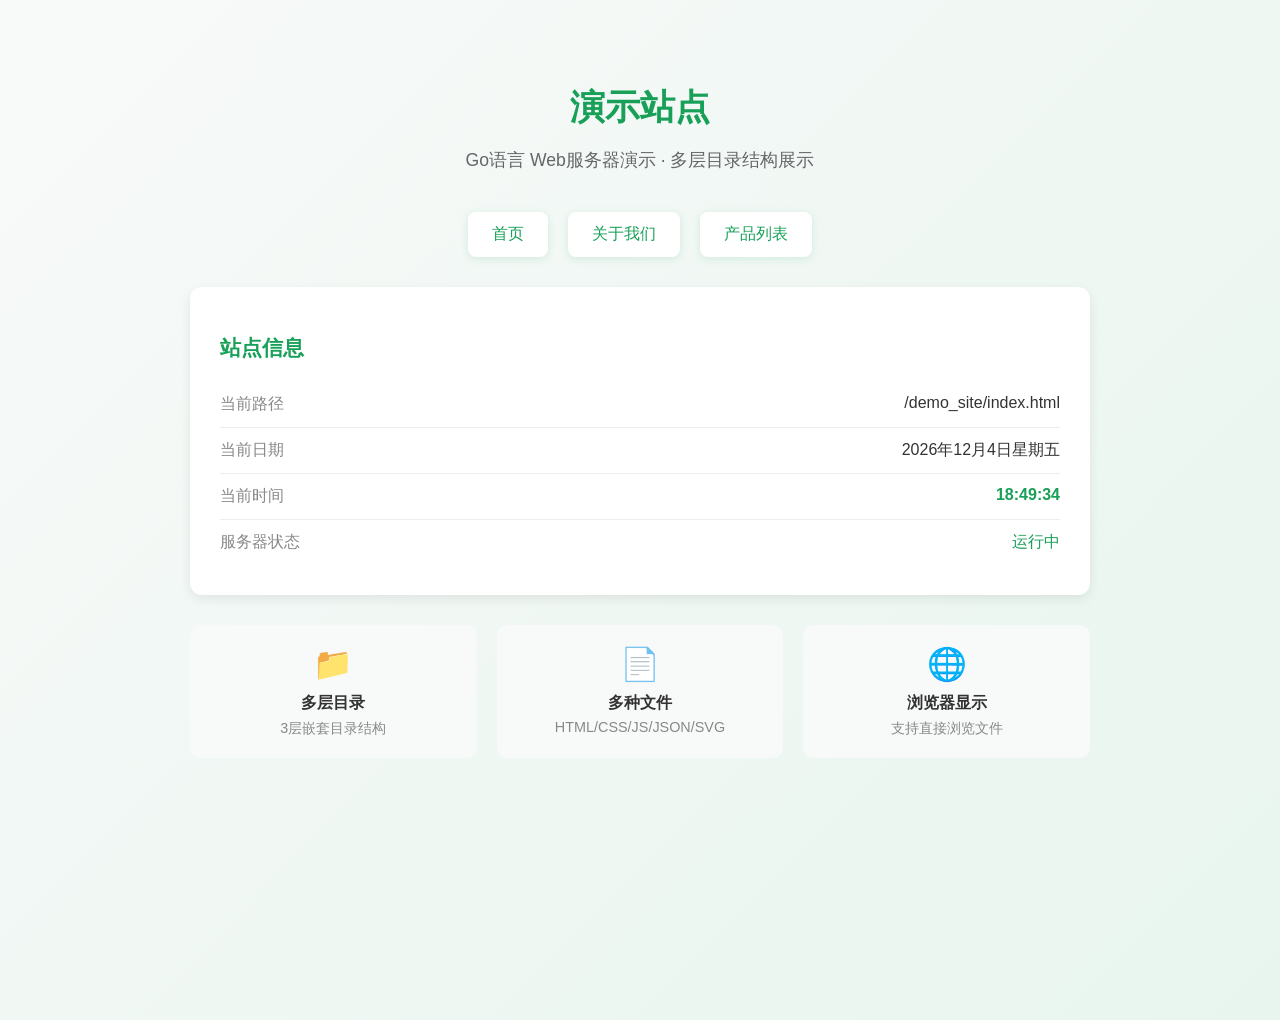
<file: www/demo_site/index.html>
<!DOCTYPE html>
<html lang="zh-CN">
<head>
    <meta charset="UTF-8">
    <title>演示站点首页</title>
    <style>
        body {
            font-family: -apple-system, BlinkMacSystemFont, 'Segoe UI', Roboto, Arial, sans-serif;
            max-width: 900px;
            margin: 40px auto;
            padding: 20px;
            background: linear-gradient(135deg, #f8faf9 0%, #e8f5ee 100%);
            min-height: 100vh;
        }
        .header {
            text-align: center;
            margin-bottom: 40px;
        }
        h1 {
            color: #18A058;
            font-size: 2.2em;
            margin-bottom: 10px;
        }
        .subtitle {
            color: #666;
            font-size: 1.1em;
        }
        .nav {
            display: flex;
            justify-content: center;
            gap: 20px;
            margin: 30px 0;
            flex-wrap: wrap;
        }
        .nav a {
            display: inline-block;
            padding: 12px 24px;
            background: #fff;
            color: #18A058;
            text-decoration: none;
            border-radius: 8px;
            box-shadow: 0 2px 8px rgba(24, 160, 88, 0.15);
            transition: all 0.2s;
            font-weight: 500;
        }
        .nav a:hover {
            transform: translateY(-2px);
            box-shadow: 0 4px 16px rgba(24, 160, 88, 0.25);
        }
        .info {
            background: #fff;
            padding: 30px;
            border-radius: 12px;
            box-shadow: 0 4px 12px rgba(0,0,0,0.08);
        }
        .info h2 {
            color: #18A058;
            margin-bottom: 20px;
            font-size: 1.3em;
        }
        .info-row {
            display: flex;
            justify-content: space-between;
            padding: 12px 0;
            border-bottom: 1px solid #eee;
        }
        .info-row:last-child {
            border-bottom: none;
        }
        .info-label {
            color: #888;
        }
        .info-value {
            color: #333;
            font-weight: 500;
        }
        .time-value {
            color: #18A058;
            font-weight: 600;
        }
        .features {
            display: grid;
            grid-template-columns: repeat(3, 1fr);
            gap: 20px;
            margin-top: 30px;
        }
        .feature {
            background: #f8faf9;
            padding: 20px;
            border-radius: 10px;
            text-align: center;
        }
        .feature-icon {
            font-size: 2em;
            margin-bottom: 10px;
        }
        .feature-title {
            color: #333;
            font-weight: 600;
            margin-bottom: 5px;
        }
        .feature-desc {
            color: #888;
            font-size: 0.9em;
        }
    </style>
</head>
<body>
    <div class="header">
        <h1>演示站点</h1>
        <p class="subtitle">Go语言 Web服务器演示 · 多层目录结构展示</p>
    </div>

    <div class="nav">
        <a href="index.html">首页</a>
        <a href="about.html">关于我们</a>
        <a href="products/index.html">产品列表</a>
    </div>

    <div class="info">
        <h2>站点信息</h2>
        <div class="info-row">
            <span class="info-label">当前路径</span>
            <span class="info-value">/demo_site/index.html</span>
        </div>
        <div class="info-row">
            <span class="info-label">当前日期</span>
            <span class="info-value" id="current-date">加载中...</span>
        </div>
        <div class="info-row">
            <span class="info-label">当前时间</span>
            <span class="info-value time-value" id="current-time">加载中...</span>
        </div>
        <div class="info-row">
            <span class="info-label">服务器状态</span>
            <span class="info-value" style="color: #18A058;">运行中</span>
        </div>
    </div>

    <div class="features">
        <div class="feature">
            <div class="feature-icon">📁</div>
            <div class="feature-title">多层目录</div>
            <div class="feature-desc">3层嵌套目录结构</div>
        </div>
        <div class="feature">
            <div class="feature-icon">📄</div>
            <div class="feature-title">多种文件</div>
            <div class="feature-desc">HTML/CSS/JS/JSON/SVG</div>
        </div>
        <div class="feature">
            <div class="feature-icon">🌐</div>
            <div class="feature-title">浏览器显示</div>
            <div class="feature-desc">支持直接浏览文件</div>
        </div>
    </div>

    <script>
        function updateTime() {
            const now = new Date();
            const dateStr = now.toLocaleDateString('zh-CN', {
                year: 'numeric',
                month: 'long',
                day: 'numeric',
                weekday: 'long'
            });
            const timeStr = now.toLocaleTimeString('zh-CN', {
                hour: '2-digit',
                minute: '2-digit',
                second: '2-digit'
            });
            document.getElementById('current-date').textContent = dateStr;
            document.getElementById('current-time').textContent = timeStr;
        }
        updateTime();
        setInterval(updateTime, 1000);
    </script>
</body>
</html>
</file>
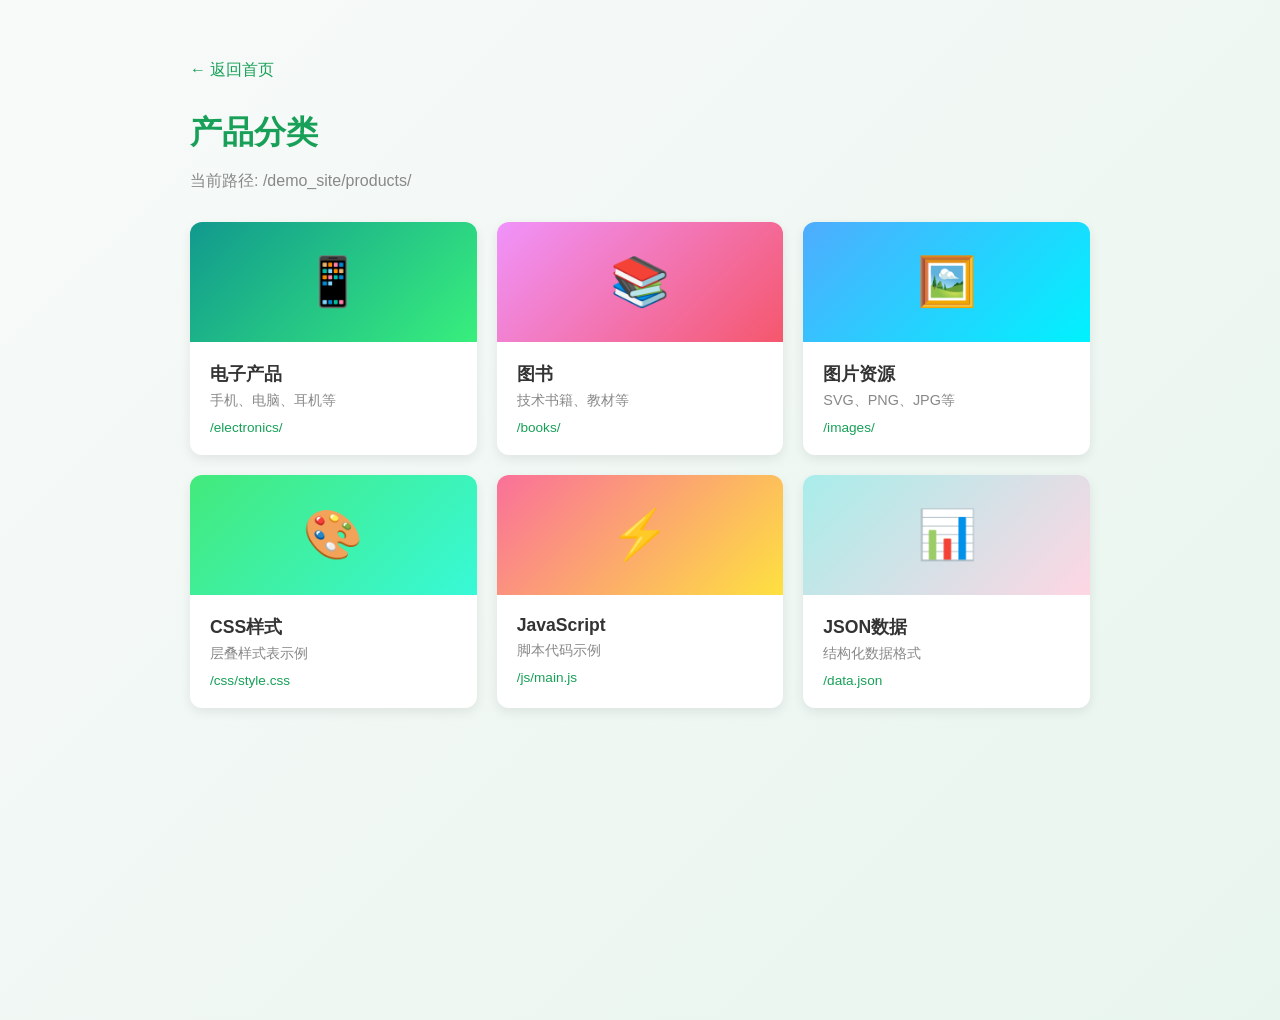
<file: www/demo_site/products/index.html>
<!DOCTYPE html>
<html lang="zh-CN">
<head>
    <meta charset="UTF-8">
    <title>产品列表</title>
    <style>
        body {
            font-family: -apple-system, BlinkMacSystemFont, 'Segoe UI', Roboto, Arial, sans-serif;
            max-width: 900px;
            margin: 40px auto;
            padding: 20px;
            background: linear-gradient(135deg, #f8faf9 0%, #e8f5ee 100%);
            min-height: 100vh;
        }
        .back {
            margin-bottom: 30px;
        }
        .back a {
            color: #18A058;
            text-decoration: none;
            font-weight: 500;
        }
        .back a:hover {
            text-decoration: underline;
        }
        h1 {
            color: #18A058;
            margin-bottom: 10px;
        }
        .subtitle {
            color: #888;
            margin-bottom: 30px;
        }
        .products-grid {
            display: grid;
            grid-template-columns: repeat(3, 1fr);
            gap: 20px;
        }
        .product-card {
            background: #fff;
            border-radius: 12px;
            overflow: hidden;
            box-shadow: 0 4px 12px rgba(0,0,0,0.08);
            transition: transform 0.2s, box-shadow 0.2s;
            text-decoration: none;
            display: block;
        }
        .product-card:hover {
            transform: translateY(-4px);
            box-shadow: 0 8px 24px rgba(0,0,0,0.12);
        }
        .product-icon {
            height: 120px;
            display: flex;
            align-items: center;
            justify-content: center;
            font-size: 3em;
        }
        .product-icon.electronics { background: linear-gradient(135deg, #11998e 0%, #38ef7d 100%); }
        .product-icon.books { background: linear-gradient(135deg, #f093fb 0%, #f5576c 100%); }
        .product-icon.images { background: linear-gradient(135deg, #4facfe 0%, #00f2fe 100%); }
        .product-icon.css { background: linear-gradient(135deg, #43e97b 0%, #38f9d7 100%); }
        .product-icon.js { background: linear-gradient(135deg, #fa709a 0%, #fee140 100%); }
        .product-icon.data { background: linear-gradient(135deg, #a8edea 0%, #fed6e3 100%); }
        .product-info {
            padding: 20px;
        }
        .product-name {
            color: #333;
            font-size: 1.1em;
            font-weight: 600;
            margin-bottom: 5px;
        }
        .product-desc {
            color: #888;
            font-size: 0.9em;
        }
        .product-path {
            color: #18A058;
            font-size: 0.85em;
            margin-top: 10px;
        }
    </style>
</head>
<body>
    <div class="back">
        <a href="../index.html">← 返回首页</a>
    </div>

    <h1>产品分类</h1>
    <p class="subtitle">当前路径: /demo_site/products/</p>

    <div class="products-grid">
        <a href="electronics/index.html" class="product-card">
            <div class="product-icon electronics">📱</div>
            <div class="product-info">
                <div class="product-name">电子产品</div>
                <div class="product-desc">手机、电脑、耳机等</div>
                <div class="product-path">/electronics/</div>
            </div>
        </a>

        <a href="books/index.html" class="product-card">
            <div class="product-icon books">📚</div>
            <div class="product-info">
                <div class="product-name">图书</div>
                <div class="product-desc">技术书籍、教材等</div>
                <div class="product-path">/books/</div>
            </div>
        </a>

        <a href="images/index.html" class="product-card">
            <div class="product-icon images">🖼️</div>
            <div class="product-info">
                <div class="product-name">图片资源</div>
                <div class="product-desc">SVG、PNG、JPG等</div>
                <div class="product-path">/images/</div>
            </div>
        </a>

        <a href="css/style.css" class="product-card">
            <div class="product-icon css">🎨</div>
            <div class="product-info">
                <div class="product-name">CSS样式</div>
                <div class="product-desc">层叠样式表示例</div>
                <div class="product-path">/css/style.css</div>
            </div>
        </a>

        <a href="js/main.js" class="product-card">
            <div class="product-icon js">⚡</div>
            <div class="product-info">
                <div class="product-name">JavaScript</div>
                <div class="product-desc">脚本代码示例</div>
                <div class="product-path">/js/main.js</div>
            </div>
        </a>

        <a href="data.json" class="product-card">
            <div class="product-icon data">📊</div>
            <div class="product-info">
                <div class="product-name">JSON数据</div>
                <div class="product-desc">结构化数据格式</div>
                <div class="product-path">/data.json</div>
            </div>
        </a>
    </div>
</body>
</html>
</file>
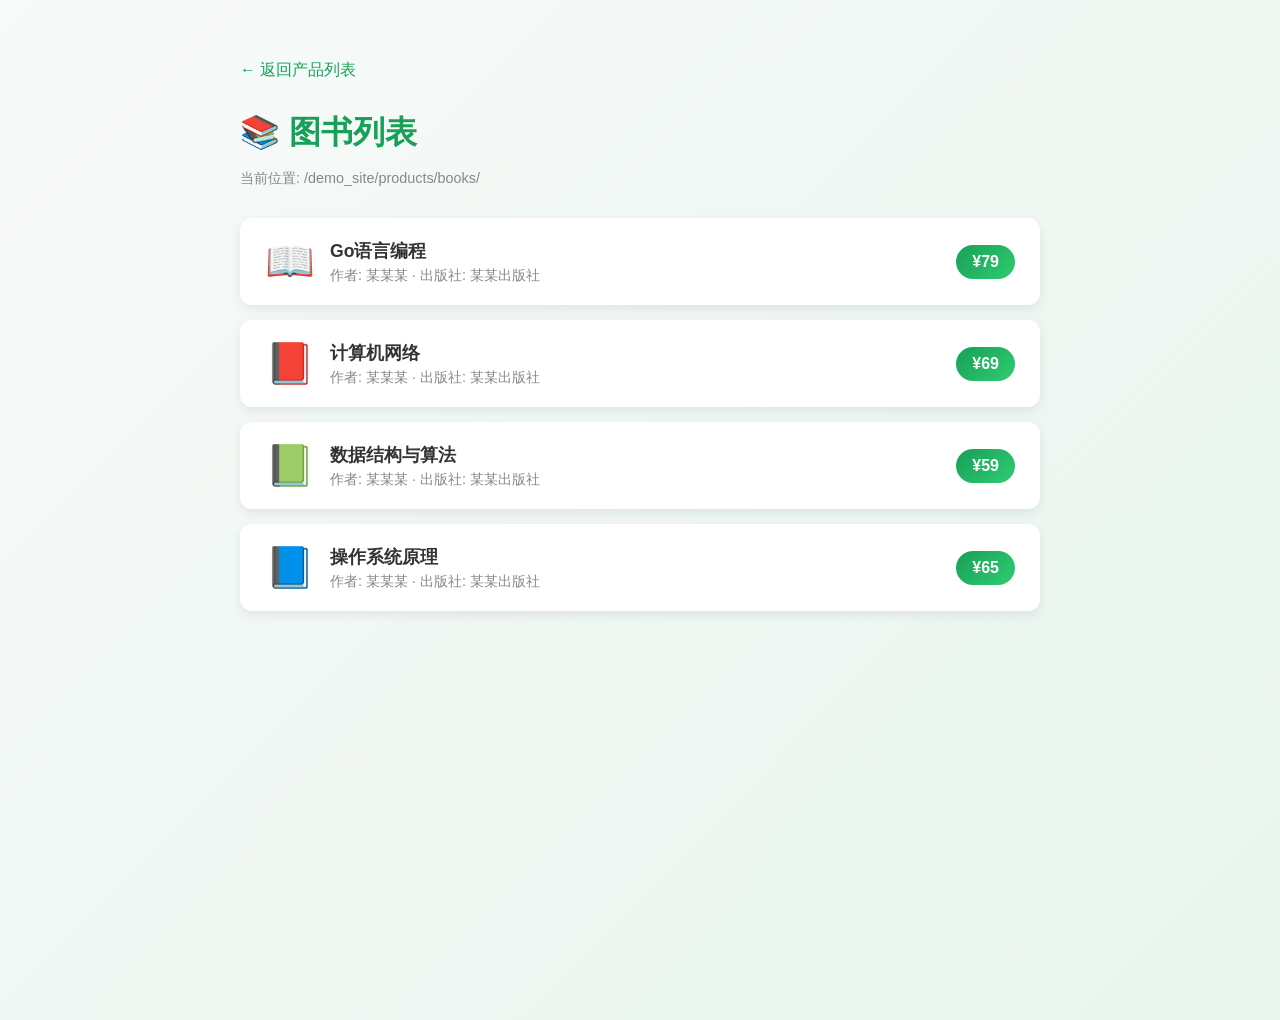
<file: www/demo_site/products/books/index.html>
<!DOCTYPE html>
<html lang="zh-CN">
<head>
    <meta charset="UTF-8">
    <title>图书列表</title>
    <style>
        body {
            font-family: -apple-system, BlinkMacSystemFont, 'Segoe UI', Roboto, Arial, sans-serif;
            max-width: 800px;
            margin: 40px auto;
            padding: 20px;
            background: linear-gradient(135deg, #f8faf9 0%, #e8f5ee 100%);
            min-height: 100vh;
        }
        .back {
            margin-bottom: 30px;
        }
        .back a {
            color: #18A058;
            text-decoration: none;
            font-weight: 500;
        }
        .back a:hover {
            text-decoration: underline;
        }
        h1 {
            color: #18A058;
            margin-bottom: 10px;
        }
        .breadcrumb {
            color: #888;
            margin-bottom: 30px;
            font-size: 0.9em;
        }
        .book-list {
            display: flex;
            flex-direction: column;
            gap: 15px;
        }
        .book-card {
            background: #fff;
            border-radius: 12px;
            padding: 20px 25px;
            box-shadow: 0 4px 12px rgba(0,0,0,0.08);
            display: flex;
            justify-content: space-between;
            align-items: center;
            transition: transform 0.2s, box-shadow 0.2s;
        }
        .book-card:hover {
            transform: translateX(5px);
            box-shadow: 0 6px 20px rgba(0,0,0,0.1);
        }
        .book-info {
            display: flex;
            align-items: center;
            gap: 15px;
        }
        .book-icon {
            font-size: 2.5em;
        }
        .book-title {
            color: #333;
            font-weight: 600;
            font-size: 1.1em;
        }
        .book-author {
            color: #888;
            font-size: 0.9em;
            margin-top: 3px;
        }
        .book-price {
            background: linear-gradient(135deg, #18A058 0%, #2ecc71 100%);
            color: #fff;
            padding: 8px 16px;
            border-radius: 20px;
            font-weight: 700;
        }
    </style>
</head>
<body>
    <div class="back">
        <a href="../index.html">← 返回产品列表</a>
    </div>

    <h1>📚 图书列表</h1>
    <p class="breadcrumb">当前位置: /demo_site/products/books/</p>

    <div class="book-list">
        <div class="book-card">
            <div class="book-info">
                <span class="book-icon">📖</span>
                <div>
                    <div class="book-title">Go语言编程</div>
                    <div class="book-author">作者: 某某某 · 出版社: 某某出版社</div>
                </div>
            </div>
            <span class="book-price">¥79</span>
        </div>

        <div class="book-card">
            <div class="book-info">
                <span class="book-icon">📕</span>
                <div>
                    <div class="book-title">计算机网络</div>
                    <div class="book-author">作者: 某某某 · 出版社: 某某出版社</div>
                </div>
            </div>
            <span class="book-price">¥69</span>
        </div>

        <div class="book-card">
            <div class="book-info">
                <span class="book-icon">📗</span>
                <div>
                    <div class="book-title">数据结构与算法</div>
                    <div class="book-author">作者: 某某某 · 出版社: 某某出版社</div>
                </div>
            </div>
            <span class="book-price">¥59</span>
        </div>

        <div class="book-card">
            <div class="book-info">
                <span class="book-icon">📘</span>
                <div>
                    <div class="book-title">操作系统原理</div>
                    <div class="book-author">作者: 某某某 · 出版社: 某某出版社</div>
                </div>
            </div>
            <span class="book-price">¥65</span>
        </div>
    </div>
</body>
</html>
</file>
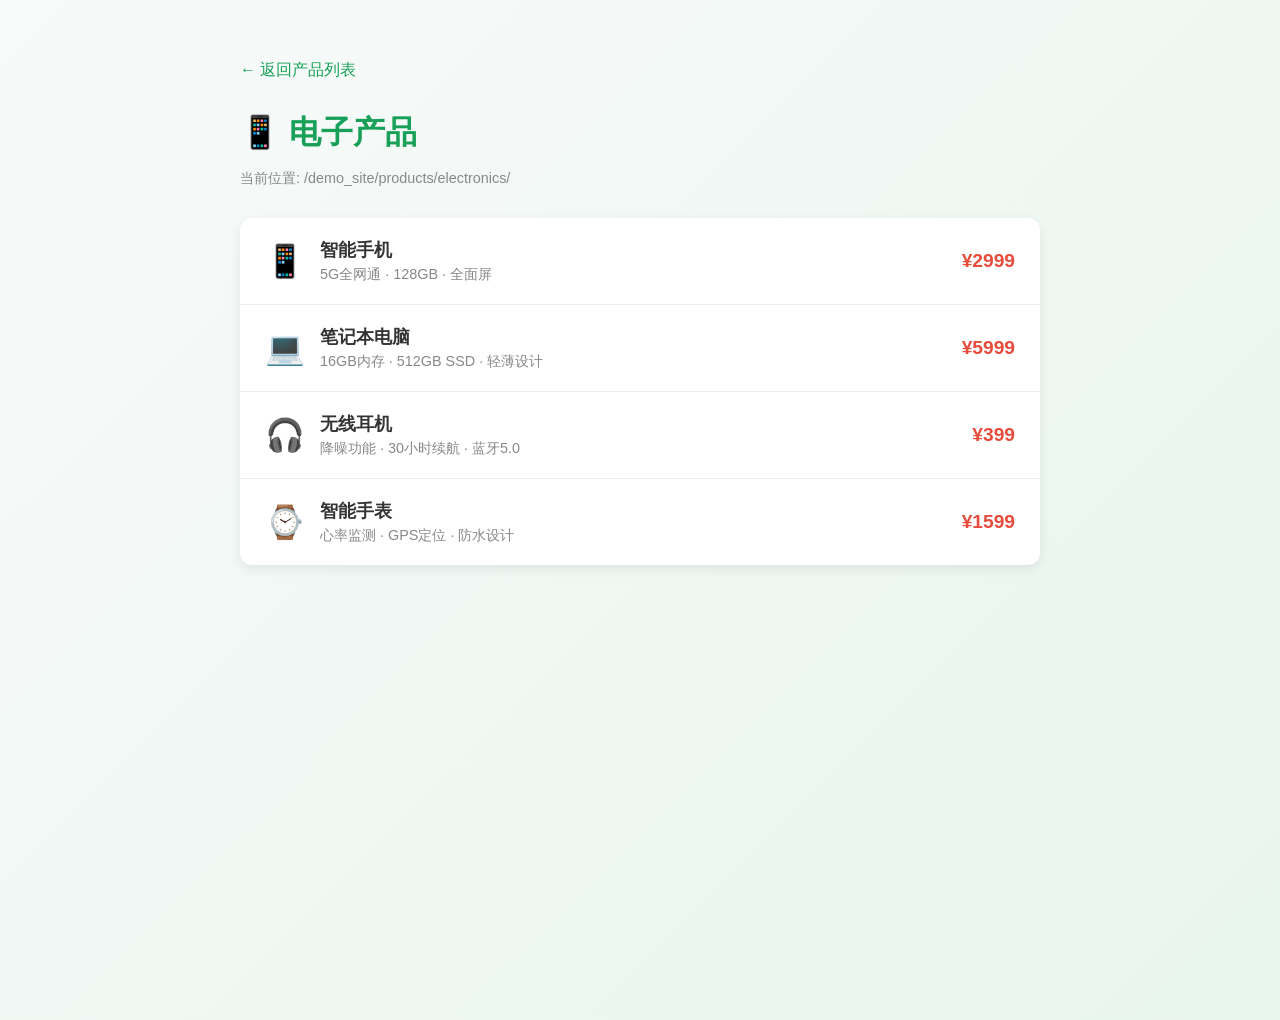
<file: www/demo_site/products/electronics/index.html>
<!DOCTYPE html>
<html lang="zh-CN">
<head>
    <meta charset="UTF-8">
    <title>电子产品</title>
    <style>
        body {
            font-family: -apple-system, BlinkMacSystemFont, 'Segoe UI', Roboto, Arial, sans-serif;
            max-width: 800px;
            margin: 40px auto;
            padding: 20px;
            background: linear-gradient(135deg, #f8faf9 0%, #e8f5ee 100%);
            min-height: 100vh;
        }
        .back {
            margin-bottom: 30px;
        }
        .back a {
            color: #18A058;
            text-decoration: none;
            font-weight: 500;
        }
        .back a:hover {
            text-decoration: underline;
        }
        h1 {
            color: #18A058;
            margin-bottom: 10px;
        }
        .breadcrumb {
            color: #888;
            margin-bottom: 30px;
            font-size: 0.9em;
        }
        .product-list {
            background: #fff;
            border-radius: 12px;
            overflow: hidden;
            box-shadow: 0 4px 12px rgba(0,0,0,0.08);
        }
        .product-item {
            display: flex;
            justify-content: space-between;
            align-items: center;
            padding: 20px 25px;
            border-bottom: 1px solid #eee;
            transition: background 0.2s;
        }
        .product-item:last-child {
            border-bottom: none;
        }
        .product-item:hover {
            background: #f8faf9;
        }
        .product-left {
            display: flex;
            align-items: center;
            gap: 15px;
        }
        .product-emoji {
            font-size: 2em;
        }
        .product-name {
            color: #333;
            font-weight: 600;
            font-size: 1.1em;
        }
        .product-desc {
            color: #888;
            font-size: 0.9em;
            margin-top: 3px;
        }
        .product-price {
            color: #e74c3c;
            font-weight: 700;
            font-size: 1.2em;
        }
    </style>
</head>
<body>
    <div class="back">
        <a href="../index.html">← 返回产品列表</a>
    </div>

    <h1>📱 电子产品</h1>
    <p class="breadcrumb">当前位置: /demo_site/products/electronics/</p>

    <div class="product-list">
        <div class="product-item">
            <div class="product-left">
                <span class="product-emoji">📱</span>
                <div>
                    <div class="product-name">智能手机</div>
                    <div class="product-desc">5G全网通 · 128GB · 全面屏</div>
                </div>
            </div>
            <span class="product-price">¥2999</span>
        </div>

        <div class="product-item">
            <div class="product-left">
                <span class="product-emoji">💻</span>
                <div>
                    <div class="product-name">笔记本电脑</div>
                    <div class="product-desc">16GB内存 · 512GB SSD · 轻薄设计</div>
                </div>
            </div>
            <span class="product-price">¥5999</span>
        </div>

        <div class="product-item">
            <div class="product-left">
                <span class="product-emoji">🎧</span>
                <div>
                    <div class="product-name">无线耳机</div>
                    <div class="product-desc">降噪功能 · 30小时续航 · 蓝牙5.0</div>
                </div>
            </div>
            <span class="product-price">¥399</span>
        </div>

        <div class="product-item">
            <div class="product-left">
                <span class="product-emoji">⌚</span>
                <div>
                    <div class="product-name">智能手表</div>
                    <div class="product-desc">心率监测 · GPS定位 · 防水设计</div>
                </div>
            </div>
            <span class="product-price">¥1599</span>
        </div>
    </div>
</body>
</html>
</file>
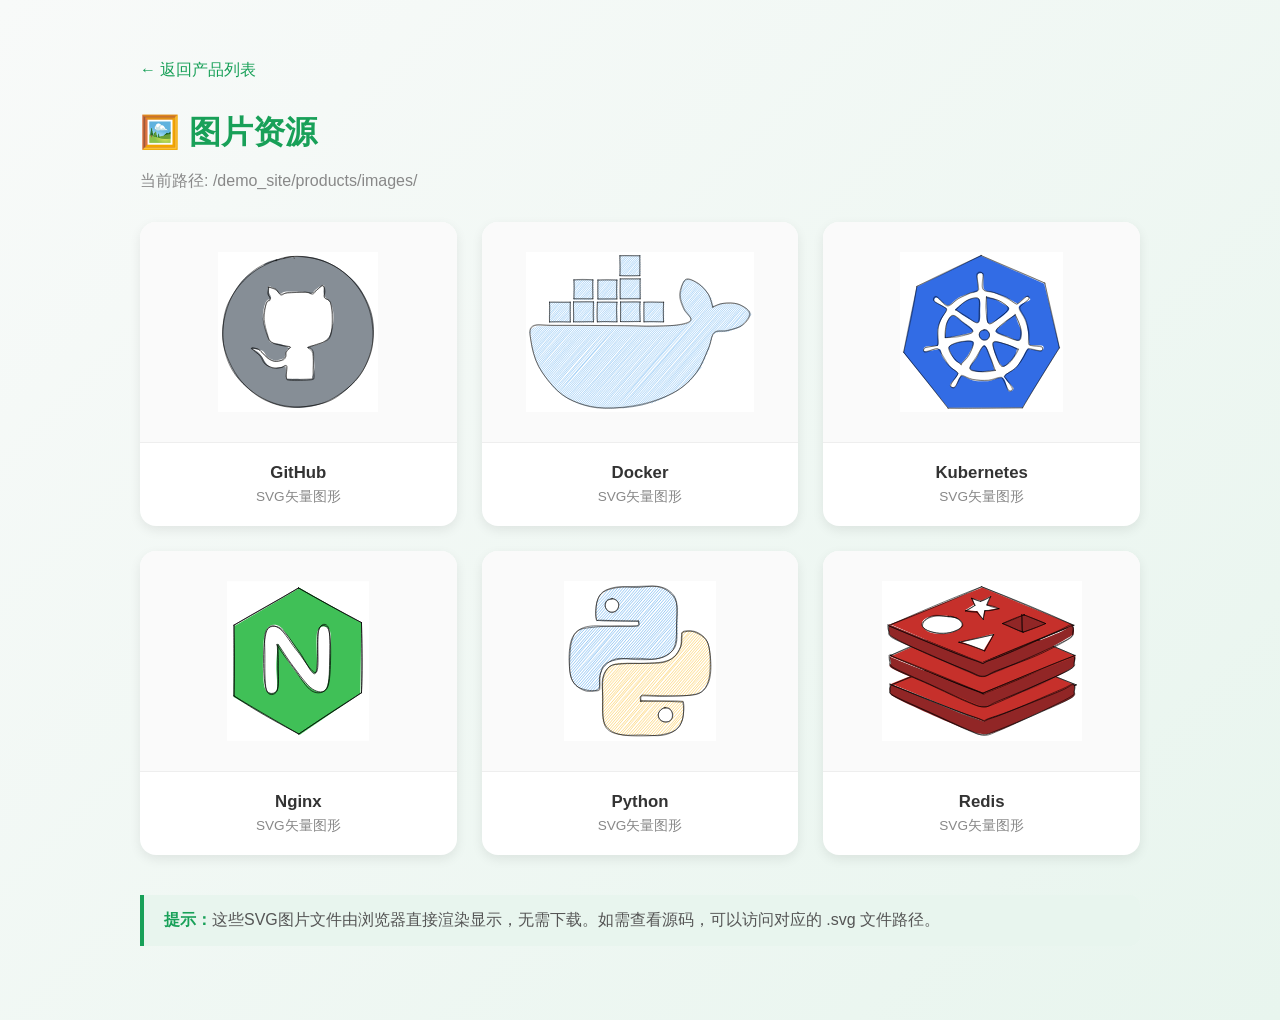
<file: www/demo_site/products/images/index.html>
<!DOCTYPE html>
<html lang="zh-CN">
<head>
    <meta charset="UTF-8">
    <title>图片资源</title>
    <style>
        body {
            font-family: -apple-system, BlinkMacSystemFont, 'Segoe UI', Roboto, Arial, sans-serif;
            max-width: 1000px;
            margin: 40px auto;
            padding: 20px;
            background: linear-gradient(135deg, #f8faf9 0%, #e8f5ee 100%);
            min-height: 100vh;
        }
        .back {
            margin-bottom: 30px;
        }
        .back a {
            color: #18A058;
            text-decoration: none;
            font-weight: 500;
        }
        .back a:hover {
            text-decoration: underline;
        }
        h1 {
            color: #18A058;
            margin-bottom: 10px;
        }
        .subtitle {
            color: #888;
            margin-bottom: 30px;
        }
        .gallery {
            display: grid;
            grid-template-columns: repeat(3, 1fr);
            gap: 25px;
        }
        .img-card {
            background: #fff;
            border-radius: 16px;
            overflow: hidden;
            box-shadow: 0 4px 12px rgba(0,0,0,0.08);
            transition: transform 0.3s, box-shadow 0.3s;
        }
        .img-card:hover {
            transform: translateY(-6px);
            box-shadow: 0 12px 32px rgba(0,0,0,0.15);
        }
        .img-preview {
            height: 160px;
            background: #fafafa;
            display: flex;
            align-items: center;
            justify-content: center;
            padding: 30px;
            border-bottom: 1px solid #eee;
        }
        .img-preview img {
            max-width: 100%;
            max-height: 100%;
            object-fit: contain;
        }
        .img-info {
            padding: 20px;
            text-align: center;
        }
        .img-name {
            font-weight: 600;
            color: #333;
            font-size: 1.05em;
        }
        .img-type {
            font-size: 0.85em;
            color: #888;
            margin-top: 5px;
        }
        .tip {
            background: #e8f5ee;
            border-left: 4px solid #18A058;
            padding: 15px 20px;
            margin-top: 40px;
            border-radius: 0 10px 10px 0;
            color: #555;
        }
        .tip strong {
            color: #18A058;
        }
    </style>
</head>
<body>
    <div class="back">
        <a href="../index.html">← 返回产品列表</a>
    </div>

    <h1>🖼️ 图片资源</h1>
    <p class="subtitle">当前路径: /demo_site/products/images/</p>

    <div class="gallery">
        <!-- GitHub -->
        <div class="img-card">
            <div class="img-preview">
                <img src="github.svg" alt="GitHub">
            </div>
            <div class="img-info">
                <div class="img-name">GitHub</div>
                <div class="img-type">SVG矢量图形</div>
            </div>
        </div>

        <!-- Docker -->
        <div class="img-card">
            <div class="img-preview">
                <img src="docker.svg" alt="Docker">
            </div>
            <div class="img-info">
                <div class="img-name">Docker</div>
                <div class="img-type">SVG矢量图形</div>
            </div>
        </div>

        <!-- Kubernetes -->
        <div class="img-card">
            <div class="img-preview">
                <img src="kubernetes.svg" alt="Kubernetes">
            </div>
            <div class="img-info">
                <div class="img-name">Kubernetes</div>
                <div class="img-type">SVG矢量图形</div>
            </div>
        </div>

        <!-- Nginx -->
        <div class="img-card">
            <div class="img-preview">
                <img src="nginx.svg" alt="Nginx">
            </div>
            <div class="img-info">
                <div class="img-name">Nginx</div>
                <div class="img-type">SVG矢量图形</div>
            </div>
        </div>

        <!-- Python -->
        <div class="img-card">
            <div class="img-preview">
                <img src="python.svg" alt="Python">
            </div>
            <div class="img-info">
                <div class="img-name">Python</div>
                <div class="img-type">SVG矢量图形</div>
            </div>
        </div>

        <!-- Redis -->
        <div class="img-card">
            <div class="img-preview">
                <img src="redis.svg" alt="Redis">
            </div>
            <div class="img-info">
                <div class="img-name">Redis</div>
                <div class="img-type">SVG矢量图形</div>
            </div>
        </div>
    </div>

    <div class="tip">
        <strong>提示：</strong>这些SVG图片文件由浏览器直接渲染显示，无需下载。如需查看源码，可以访问对应的 .svg 文件路径。
    </div>
</body>
</html>
</file>
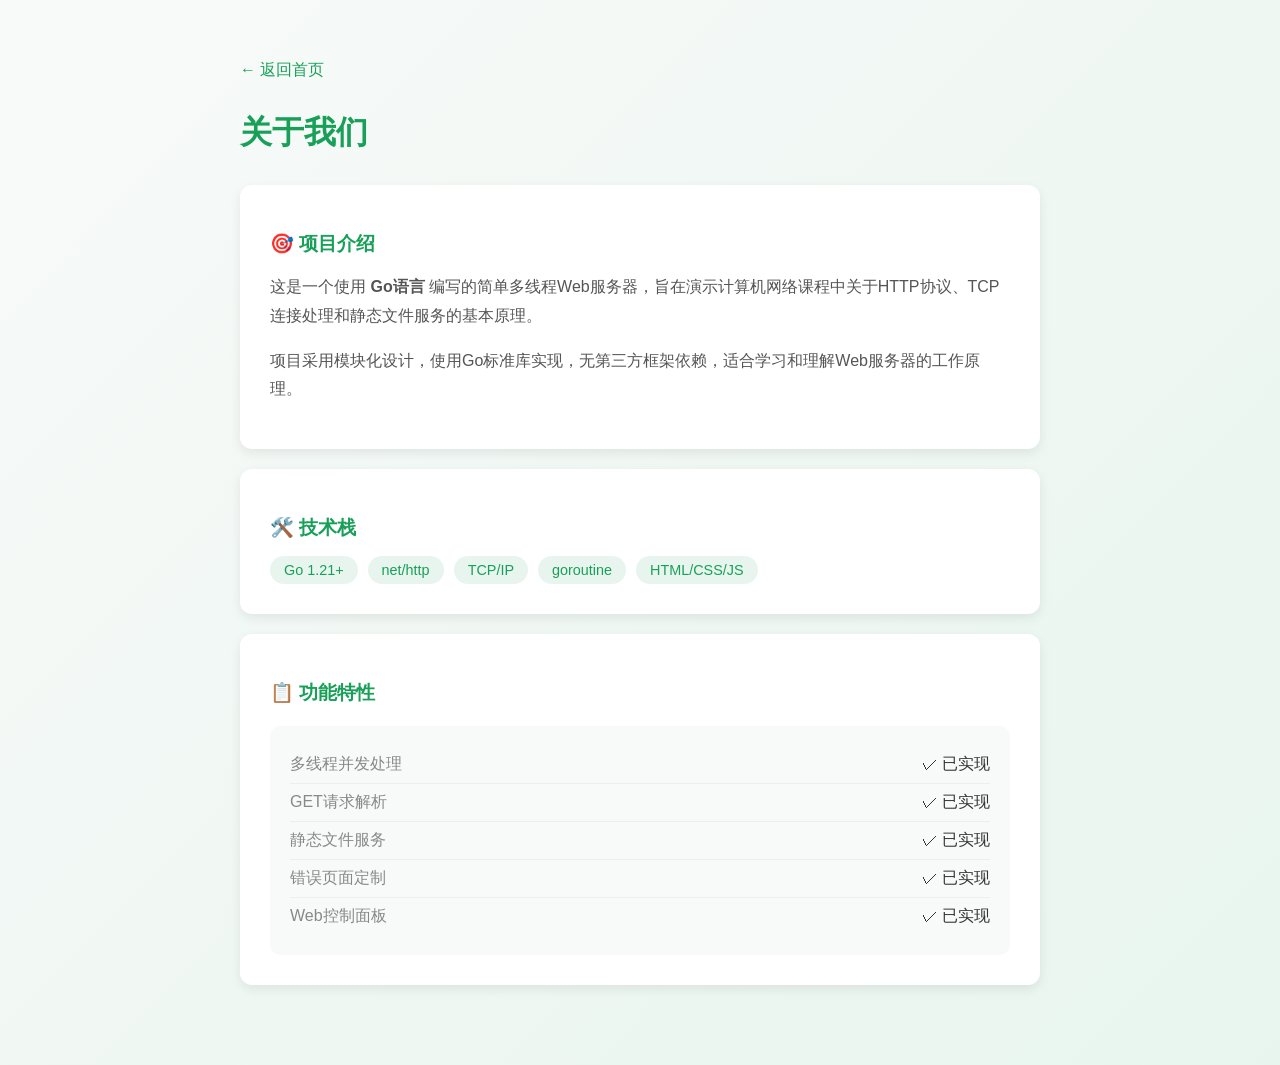
<file: www/demo_site/about.html>
<!DOCTYPE html>
<html lang="zh-CN">
<head>
    <meta charset="UTF-8">
    <title>关于我们</title>
    <style>
        body {
            font-family: -apple-system, BlinkMacSystemFont, 'Segoe UI', Roboto, Arial, sans-serif;
            max-width: 800px;
            margin: 40px auto;
            padding: 20px;
            background: linear-gradient(135deg, #f8faf9 0%, #e8f5ee 100%);
            min-height: 100vh;
        }
        .back {
            margin-bottom: 30px;
        }
        .back a {
            color: #18A058;
            text-decoration: none;
            font-weight: 500;
            display: inline-flex;
            align-items: center;
            gap: 5px;
        }
        .back a:hover {
            text-decoration: underline;
        }
        h1 {
            color: #18A058;
            margin-bottom: 30px;
        }
        .card {
            background: #fff;
            padding: 30px;
            border-radius: 12px;
            box-shadow: 0 4px 12px rgba(0,0,0,0.08);
            margin-bottom: 20px;
        }
        .card h2 {
            color: #18A058;
            font-size: 1.2em;
            margin-bottom: 15px;
            display: flex;
            align-items: center;
            gap: 8px;
        }
        .card p {
            color: #555;
            line-height: 1.8;
            margin-bottom: 15px;
        }
        .tech-list {
            display: flex;
            flex-wrap: wrap;
            gap: 10px;
            margin-top: 15px;
        }
        .tech-tag {
            background: #e8f5ee;
            color: #18A058;
            padding: 6px 14px;
            border-radius: 20px;
            font-size: 0.9em;
            font-weight: 500;
        }
        .server-info {
            background: #f8faf9;
            padding: 20px;
            border-radius: 10px;
            margin-top: 20px;
        }
        .server-info-item {
            display: flex;
            justify-content: space-between;
            padding: 8px 0;
            border-bottom: 1px solid #eee;
        }
        .server-info-item:last-child {
            border-bottom: none;
        }
        .server-info-label {
            color: #888;
        }
        .server-info-value {
            color: #333;
            font-weight: 500;
        }
    </style>
</head>
<body>
    <div class="back">
        <a href="index.html">← 返回首页</a>
    </div>

    <h1>关于我们</h1>

    <div class="card">
        <h2>🎯 项目介绍</h2>
        <p>这是一个使用 <strong>Go语言</strong> 编写的简单多线程Web服务器，旨在演示计算机网络课程中关于HTTP协议、TCP连接处理和静态文件服务的基本原理。</p>
        <p>项目采用模块化设计，使用Go标准库实现，无第三方框架依赖，适合学习和理解Web服务器的工作原理。</p>
    </div>

    <div class="card">
        <h2>🛠️ 技术栈</h2>
        <div class="tech-list">
            <span class="tech-tag">Go 1.21+</span>
            <span class="tech-tag">net/http</span>
            <span class="tech-tag">TCP/IP</span>
            <span class="tech-tag">goroutine</span>
            <span class="tech-tag">HTML/CSS/JS</span>
        </div>
    </div>

    <div class="card">
        <h2>📋 功能特性</h2>
        <div class="server-info">
            <div class="server-info-item">
                <span class="server-info-label">多线程并发处理</span>
                <span class="server-info-value">✓ 已实现</span>
            </div>
            <div class="server-info-item">
                <span class="server-info-label">GET请求解析</span>
                <span class="server-info-value">✓ 已实现</span>
            </div>
            <div class="server-info-item">
                <span class="server-info-label">静态文件服务</span>
                <span class="server-info-value">✓ 已实现</span>
            </div>
            <div class="server-info-item">
                <span class="server-info-label">错误页面定制</span>
                <span class="server-info-value">✓ 已实现</span>
            </div>
            <div class="server-info-item">
                <span class="server-info-label">Web控制面板</span>
                <span class="server-info-value">✓ 已实现</span>
            </div>
        </div>
    </div>
</body>
</html>
</file>
